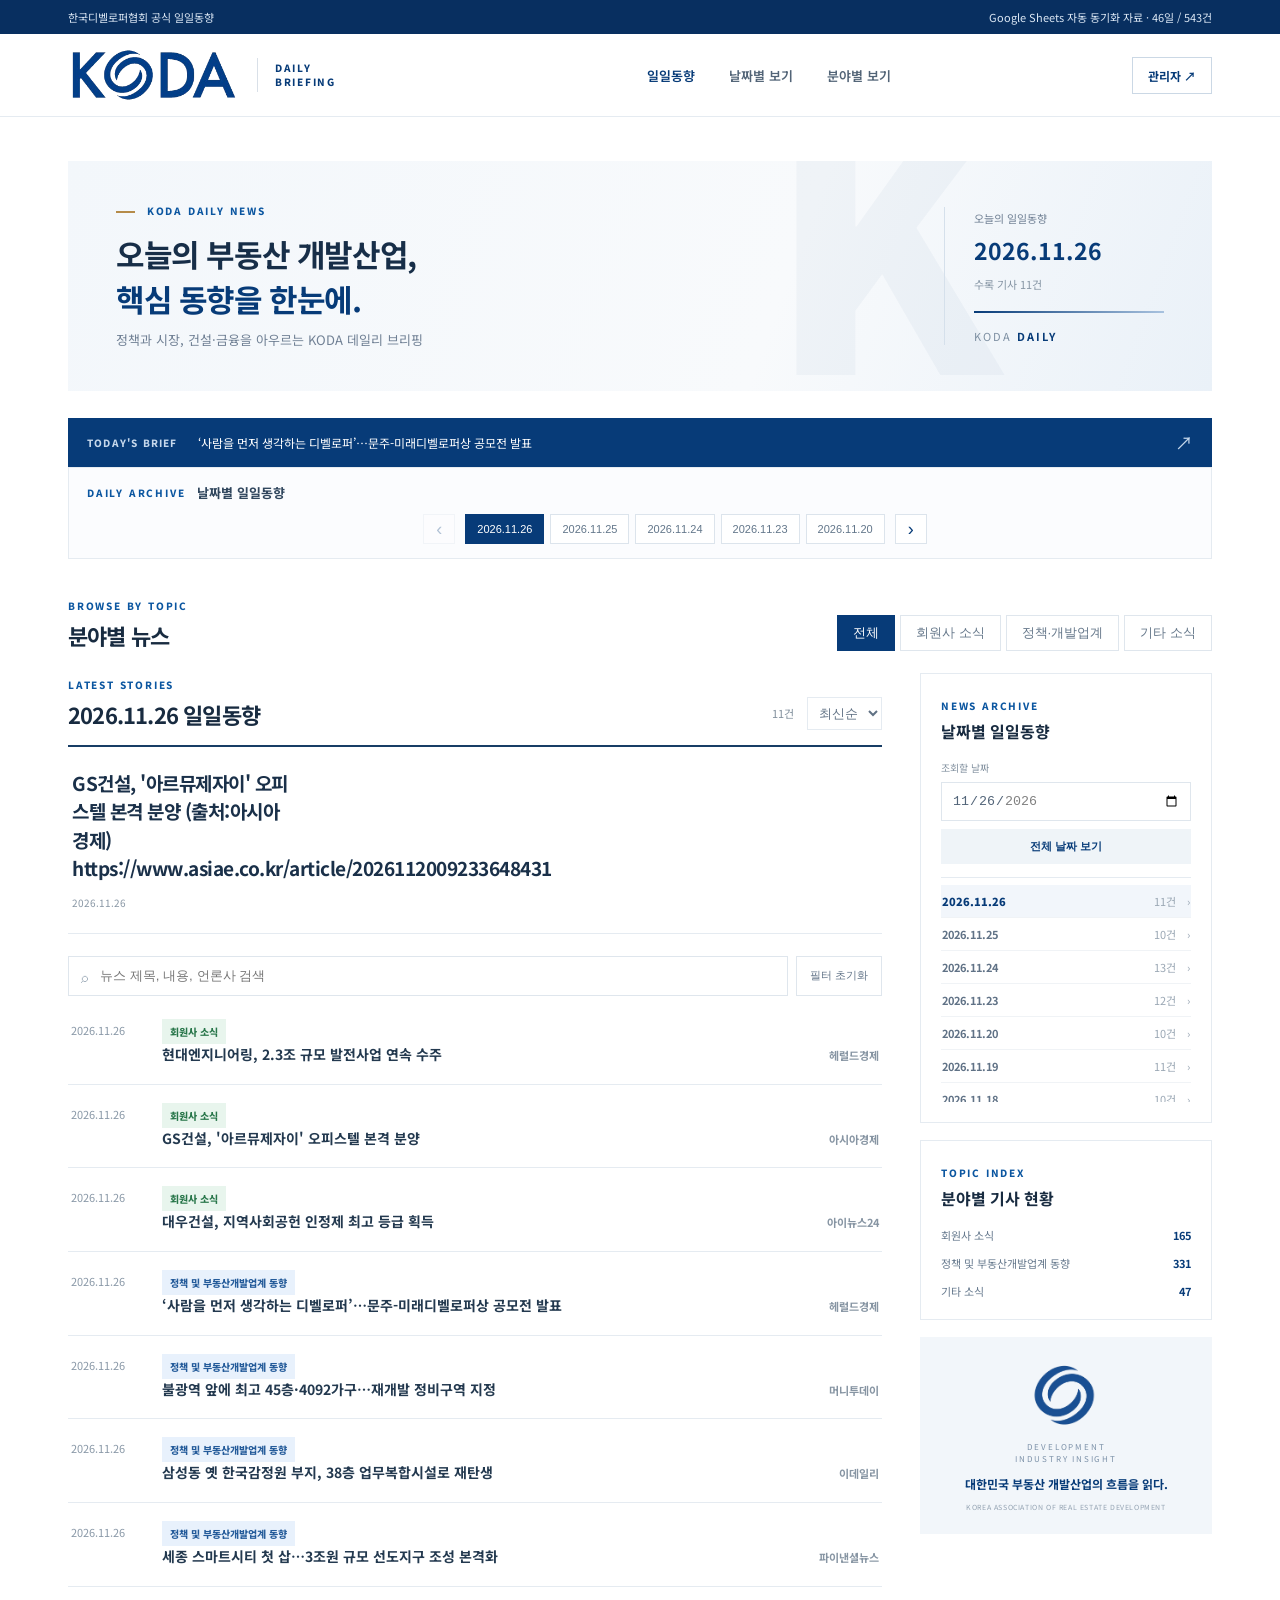
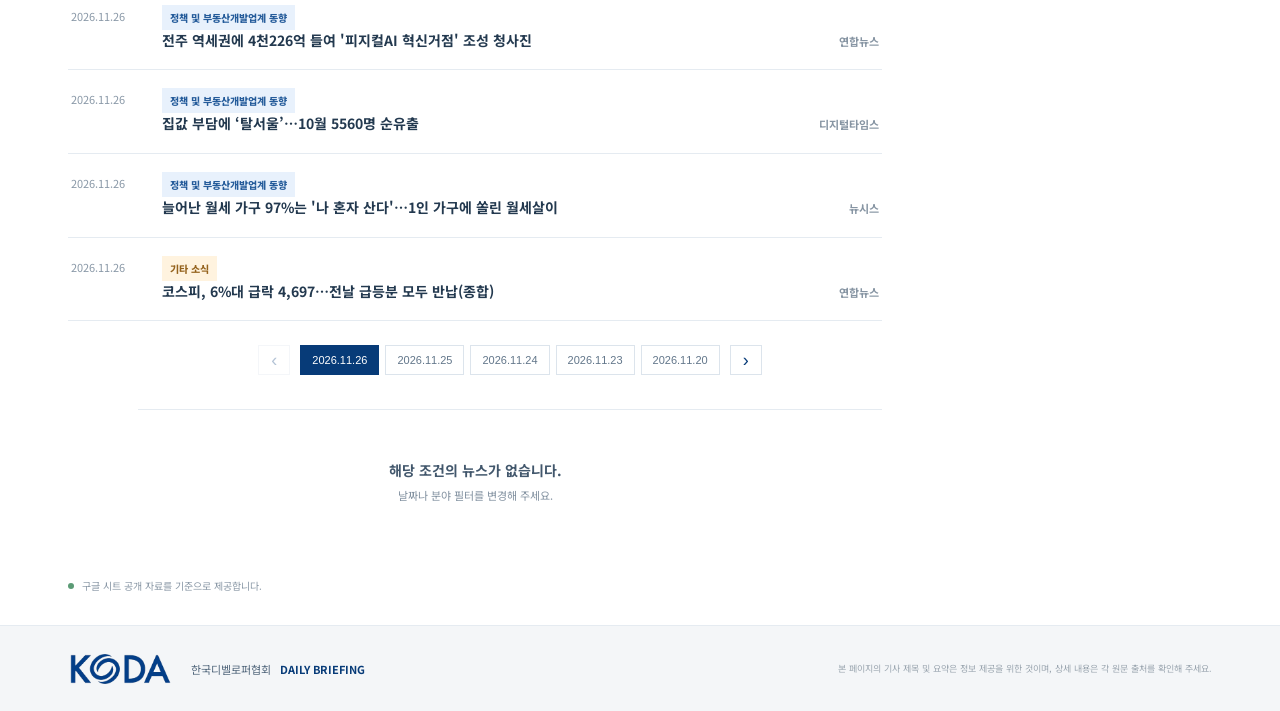
<file: index.html>
<!doctype html>
<html lang="ko"><head><meta charset="utf-8"><meta name="viewport" content="width=device-width,initial-scale=1"><meta name="theme-color" content="#073b78"><meta name="description" content="한국디벨로퍼협회 KODA 일일동향"><title>KODA 일일동향 | DAILY BRIEFING</title><link rel="preconnect" href="https://fonts.googleapis.com"><link rel="preconnect" href="https://fonts.gstatic.com" crossorigin><link href="https://fonts.googleapis.com/css2?family=Noto+Sans+KR:wght@400;500;600;700;800;900&display=swap" rel="stylesheet"><link rel="stylesheet" href="style.css"></head>
<body><div class="topline"><div class="shell"><span>한국디벨로퍼협회 공식 일일동향</span><span id="syncState">자료 연결 확인 중</span></div></div>
<header class="header"><div class="shell header-inner"><a class="brand" href="./"><img src="koda-logo.png" alt="KODA 한국디벨로퍼협회"><span class="brand-divider"></span><span class="brand-sub">DAILY<br>BRIEFING</span></a><nav><a class="nav-active" href="./">일일동향</a><a href="#archive">날짜별 보기</a><a href="#categories">분야별 보기</a></nav><a class="admin-link" href="admin.html">관리자 <span>↗</span></a></div></header>
<main class="shell"><section class="hero"><div class="hero-copy"><div class="eyebrow"><span></span> KODA DAILY NEWS</div><h1>오늘의 부동산 개발산업,<br><em>핵심 동향을 한눈에.</em></h1><p>정책과 시장, 건설·금융을 아우르는 KODA 데일리 브리핑</p></div><div class="hero-date"><span>오늘의 일일동향</span><strong id="todayLabel">—</strong><small id="todayCount">뉴스를 불러오고 있습니다</small><div class="date-line"></div><span class="hero-mark">KODA <b>DAILY</b></span></div></section>
<section class="ticker"><div class="ticker-label">TODAY'S BRIEF</div><div id="tickerText">오늘의 주요 동향을 불러오고 있습니다.</div><span class="ticker-arrow">↗</span></section><section class="date-navigation-wrap"><div class="date-navigation-heading"><span class="section-kicker">DAILY ARCHIVE</span><b>날짜별 일일동향</b></div><nav id="datePagerTop" class="date-pager date-pager-top" aria-label="상단 날짜별 페이지 이동"></nav></section>
<section class="section-bar" id="categories"><div><span class="section-kicker">BROWSE BY TOPIC</span><h2>분야별 뉴스</h2></div><div class="category-tabs" id="categoryTabs"><button class="selected" data-category="전체">전체</button><button data-category="회원사 소식">회원사 소식</button><button data-category="정책 및 부동산개발업계 동향">정책·개발업계</button><button data-category="기타 소식">기타 소식</button></div></section>
<section class="main-grid"><div class="primary"><div class="section-title"><div><span class="section-kicker">LATEST STORIES</span><h2 id="listTitle">최신 일일동향</h2></div><div class="result-tools"><span id="resultCount">0건</span><select id="sort"><option value="new">최신순</option><option value="old">과거순</option></select></div></div><div id="featured"></div><div class="search-row"><label class="searchbox"><span>⌕</span><input id="search" type="search" placeholder="뉴스 제목, 내용, 언론사 검색"></label><button id="resetFilters" class="reset-btn">필터 초기화</button></div><div id="newsList" class="story-list"></div><nav id="datePagerBottom" class="date-pager" aria-label="날짜별 페이지 이동"></nav><div id="empty" class="empty" hidden><b>해당 조건의 뉴스가 없습니다.</b><span>날짜나 분야 필터를 변경해 주세요.</span></div></div>
<aside class="sidebar"><section class="side-panel" id="archive"><div class="side-heading"><span class="section-kicker">NEWS ARCHIVE</span><h3>날짜별 일일동향</h3></div><label class="date-label" for="dateFilter">조회할 날짜</label><input id="dateFilter" type="date"><button id="clearDate" class="wide-light">전체 날짜 보기</button><div class="archive-list" id="archiveList"></div></section><section class="side-panel"><div class="side-heading"><span class="section-kicker">TOPIC INDEX</span><h3>분야별 기사 현황</h3></div><div id="categoryStats" class="topic-list"></div></section><section class="side-brand"><img src="koda-symbol.png" alt=""><span>DEVELOPMENT<br>INDUSTRY INSIGHT</span><b>대한민국 부동산 개발산업의 흐름을 읽다.</b><small>KOREA ASSOCIATION OF REAL ESTATE DEVELOPMENT</small></section></aside></section>
<div class="source-note"><span class="source-dot"></span><span id="sourceNote">협회 일일동향 자료를 기준으로 제공합니다.</span></div></main><footer><div class="shell footer-inner"><img src="koda-logo.png" alt="KODA"><span>한국디벨로퍼협회 <b>DAILY BRIEFING</b></span><small>본 페이지의 기사 제목 및 요약은 정보 제공을 위한 것이며, 상세 내용은 각 원문 출처를 확인해 주세요.</small></div></footer><script src="app.js"></script></body></html>
</file>
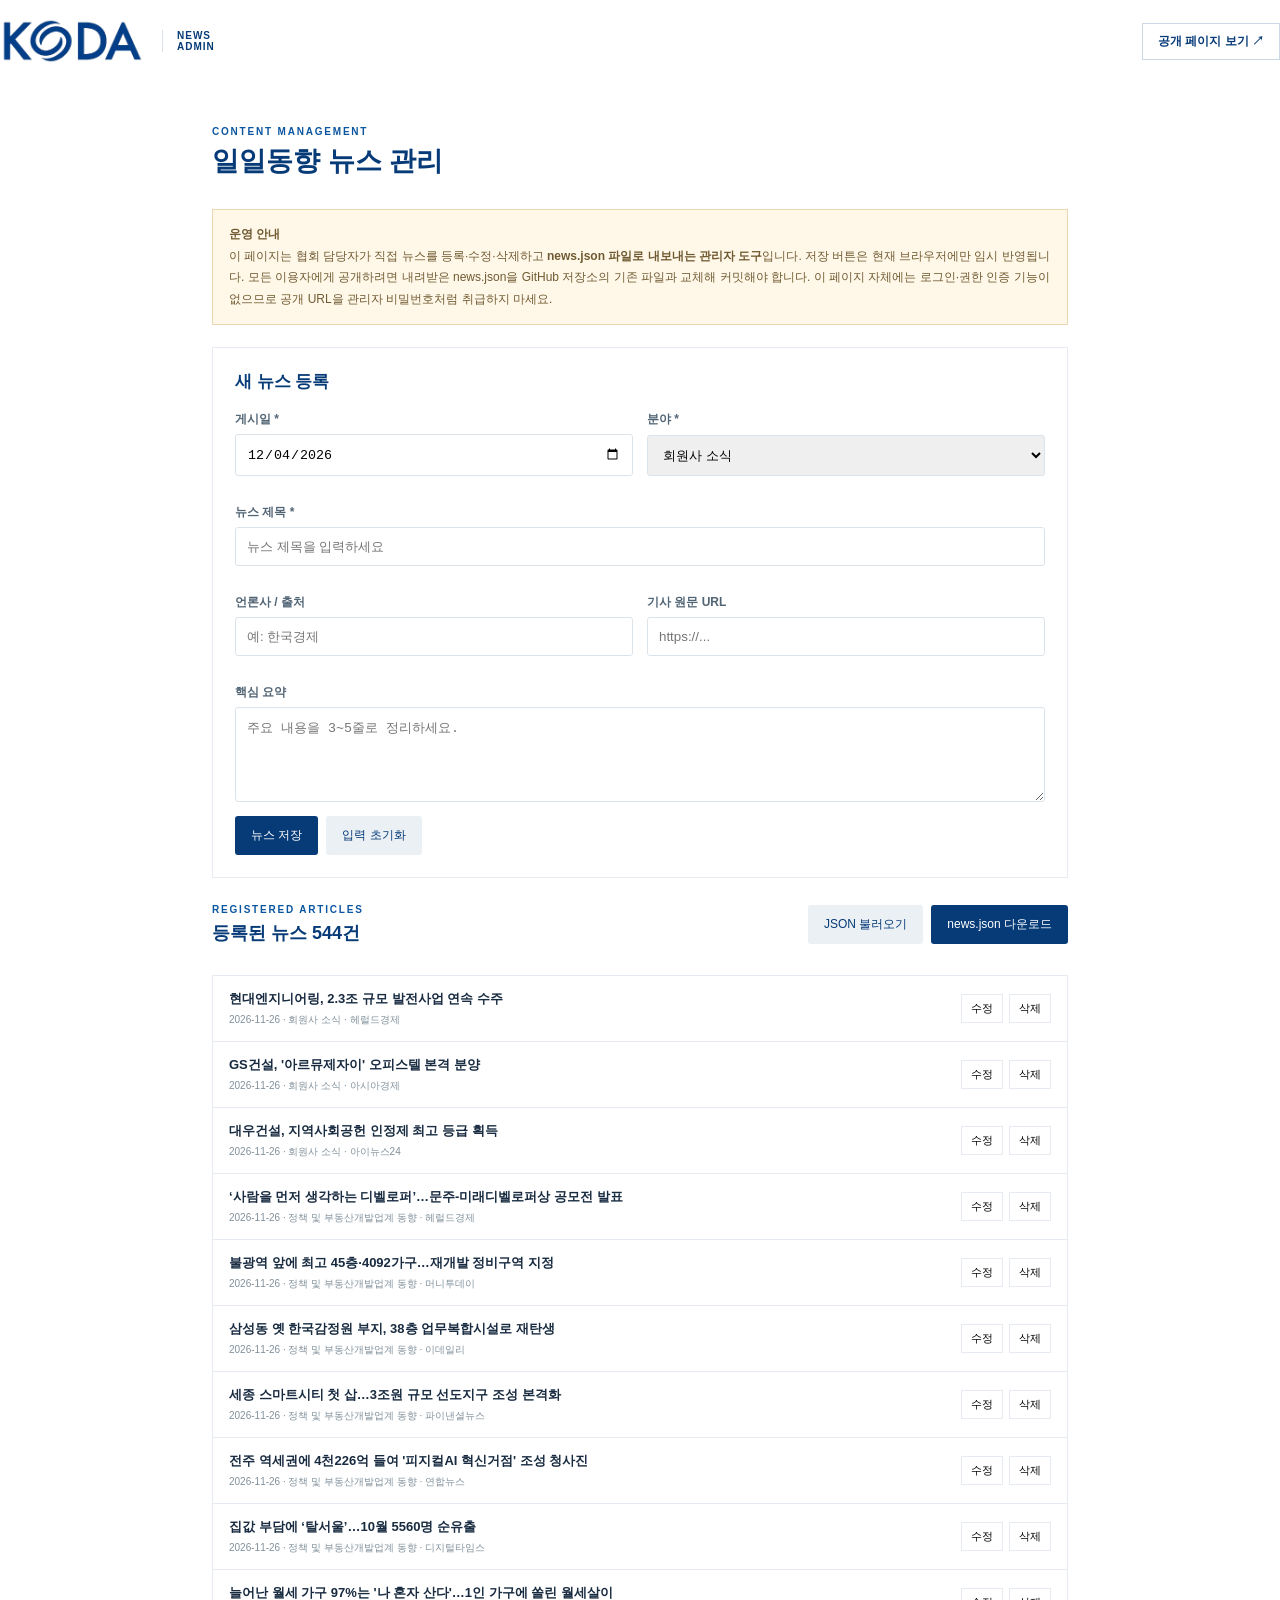
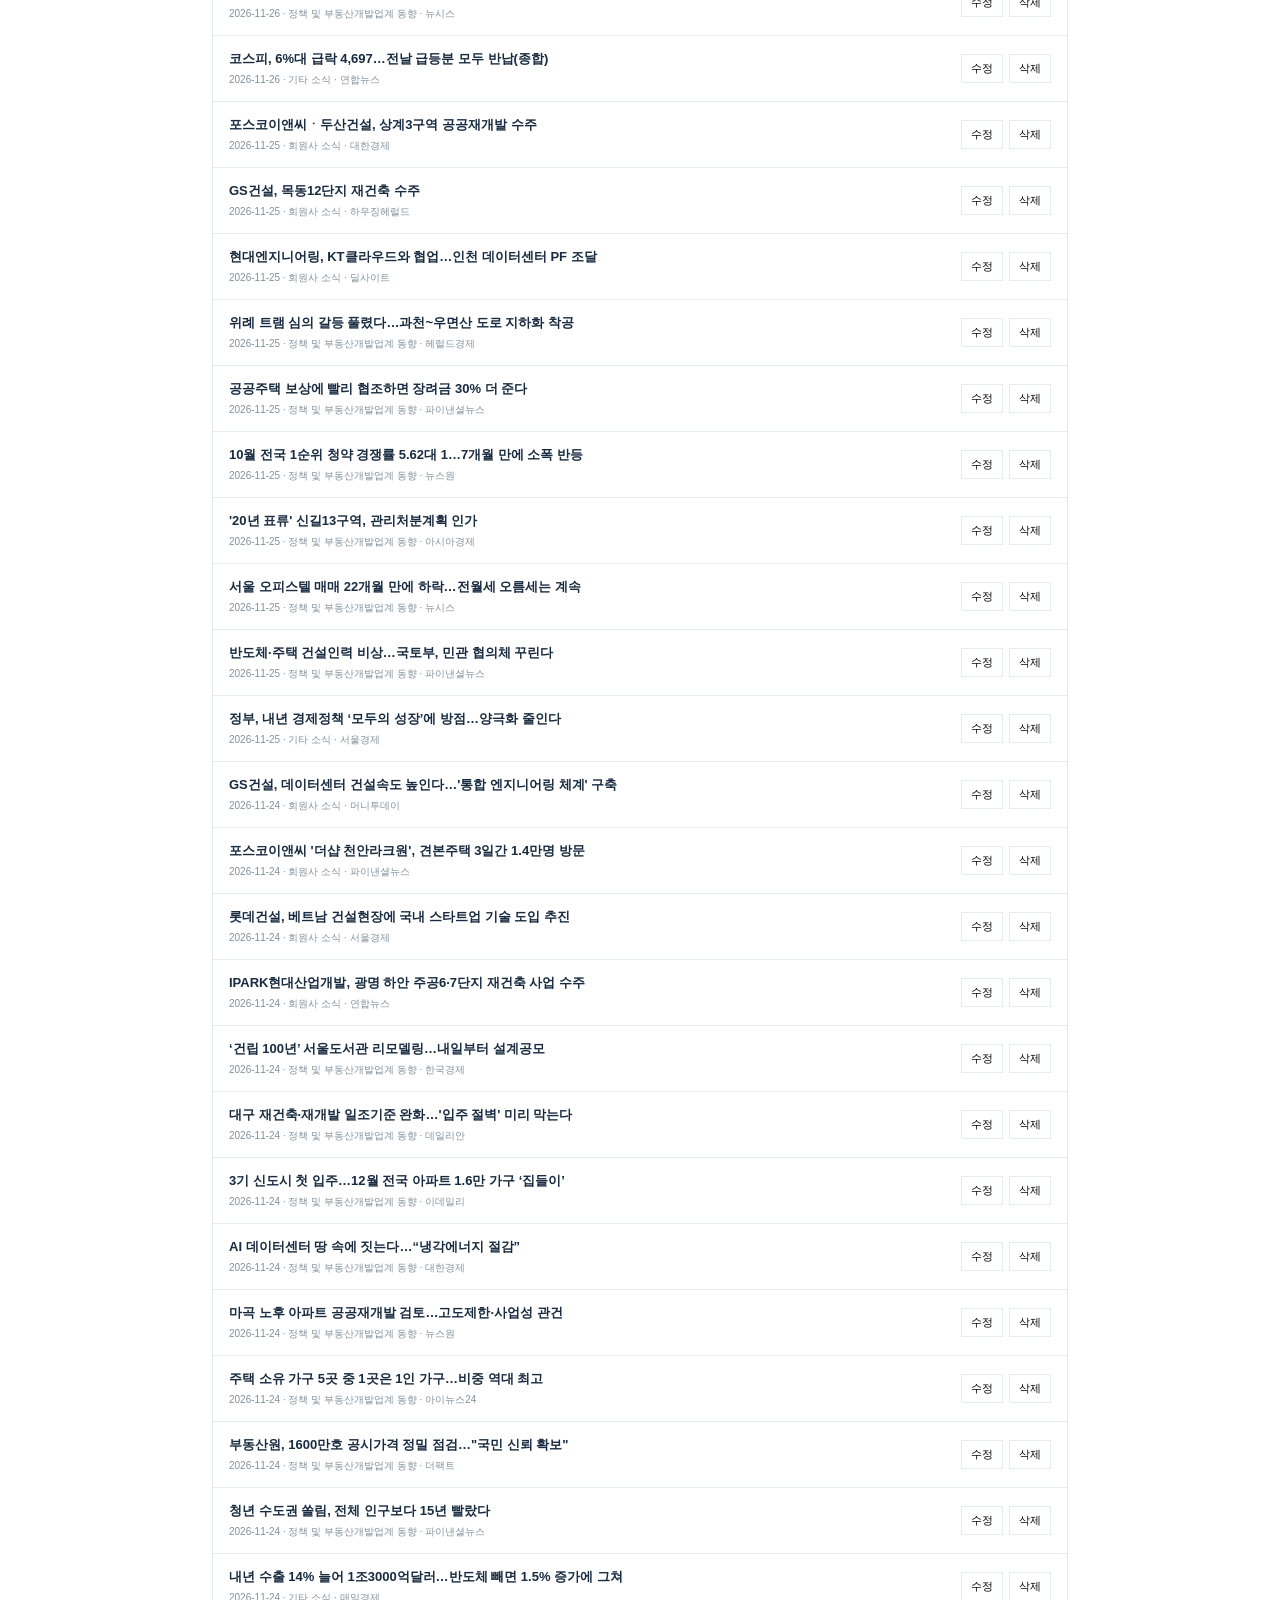
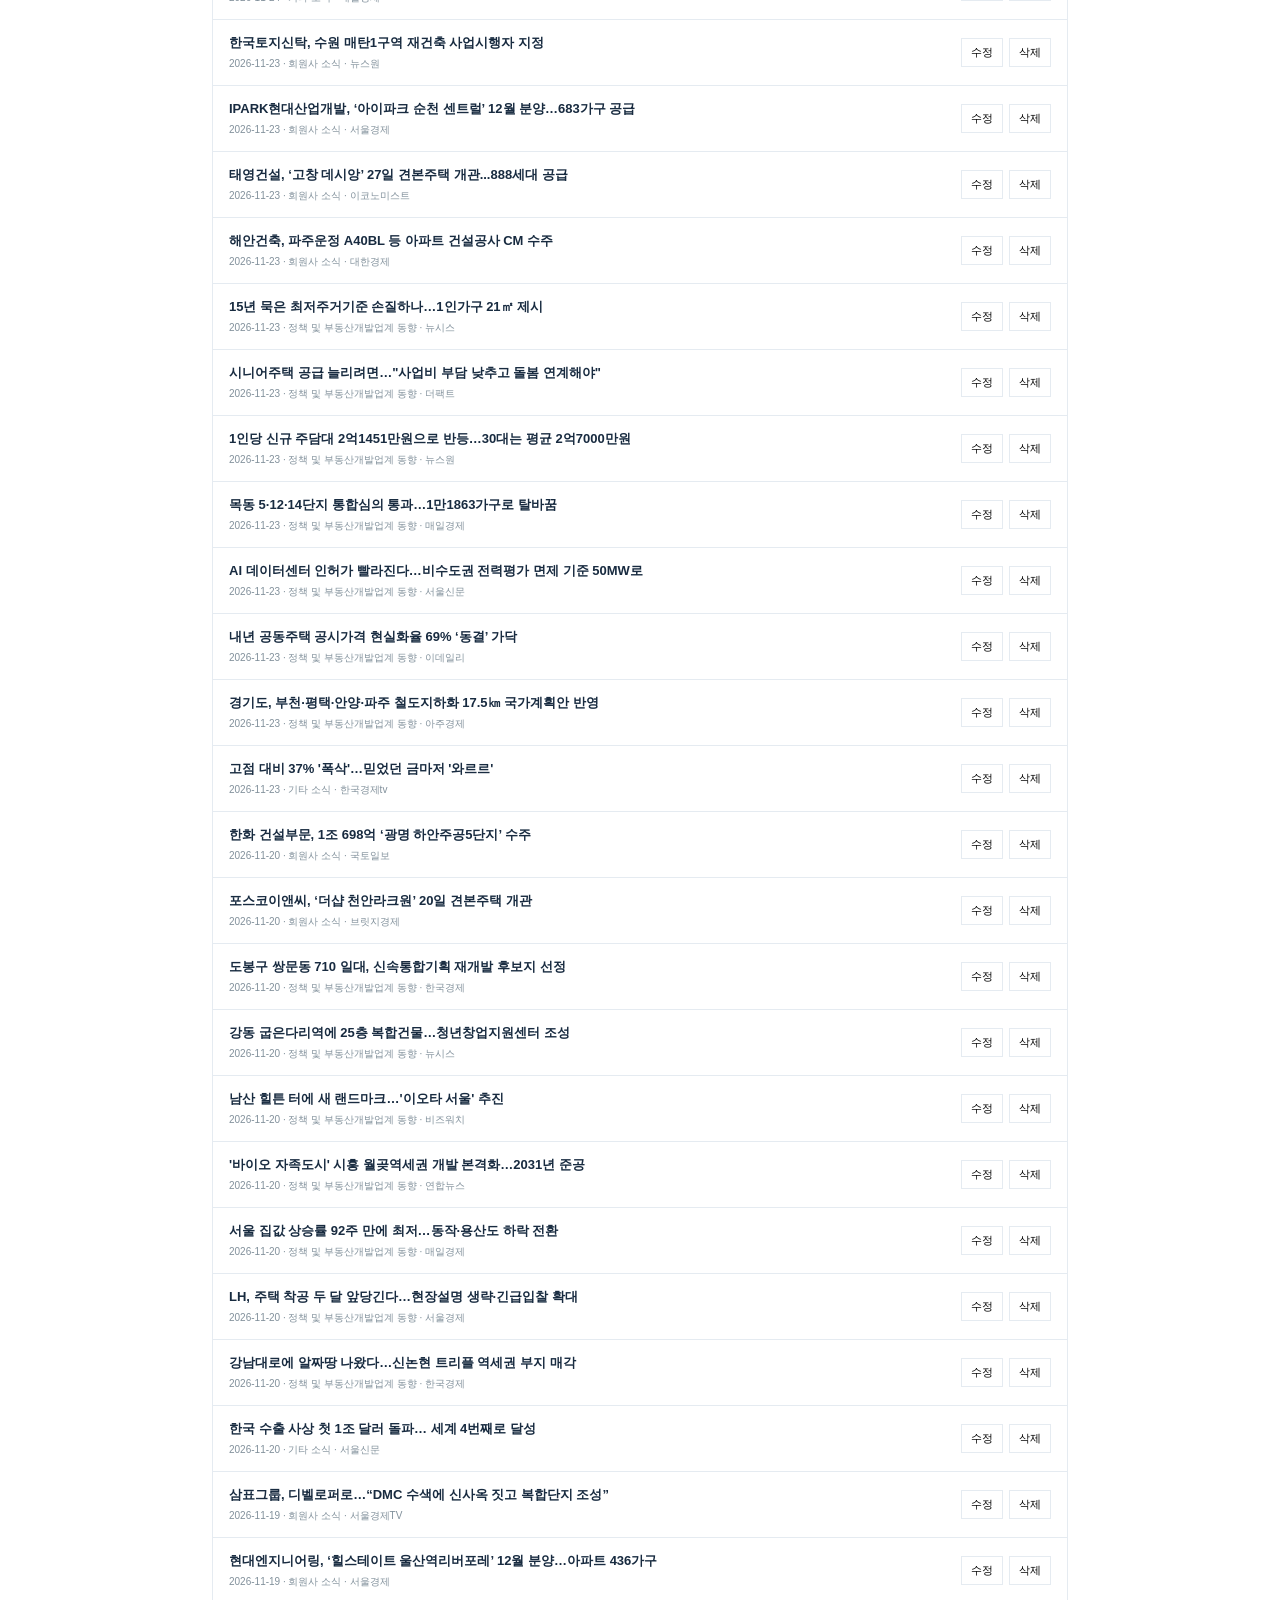
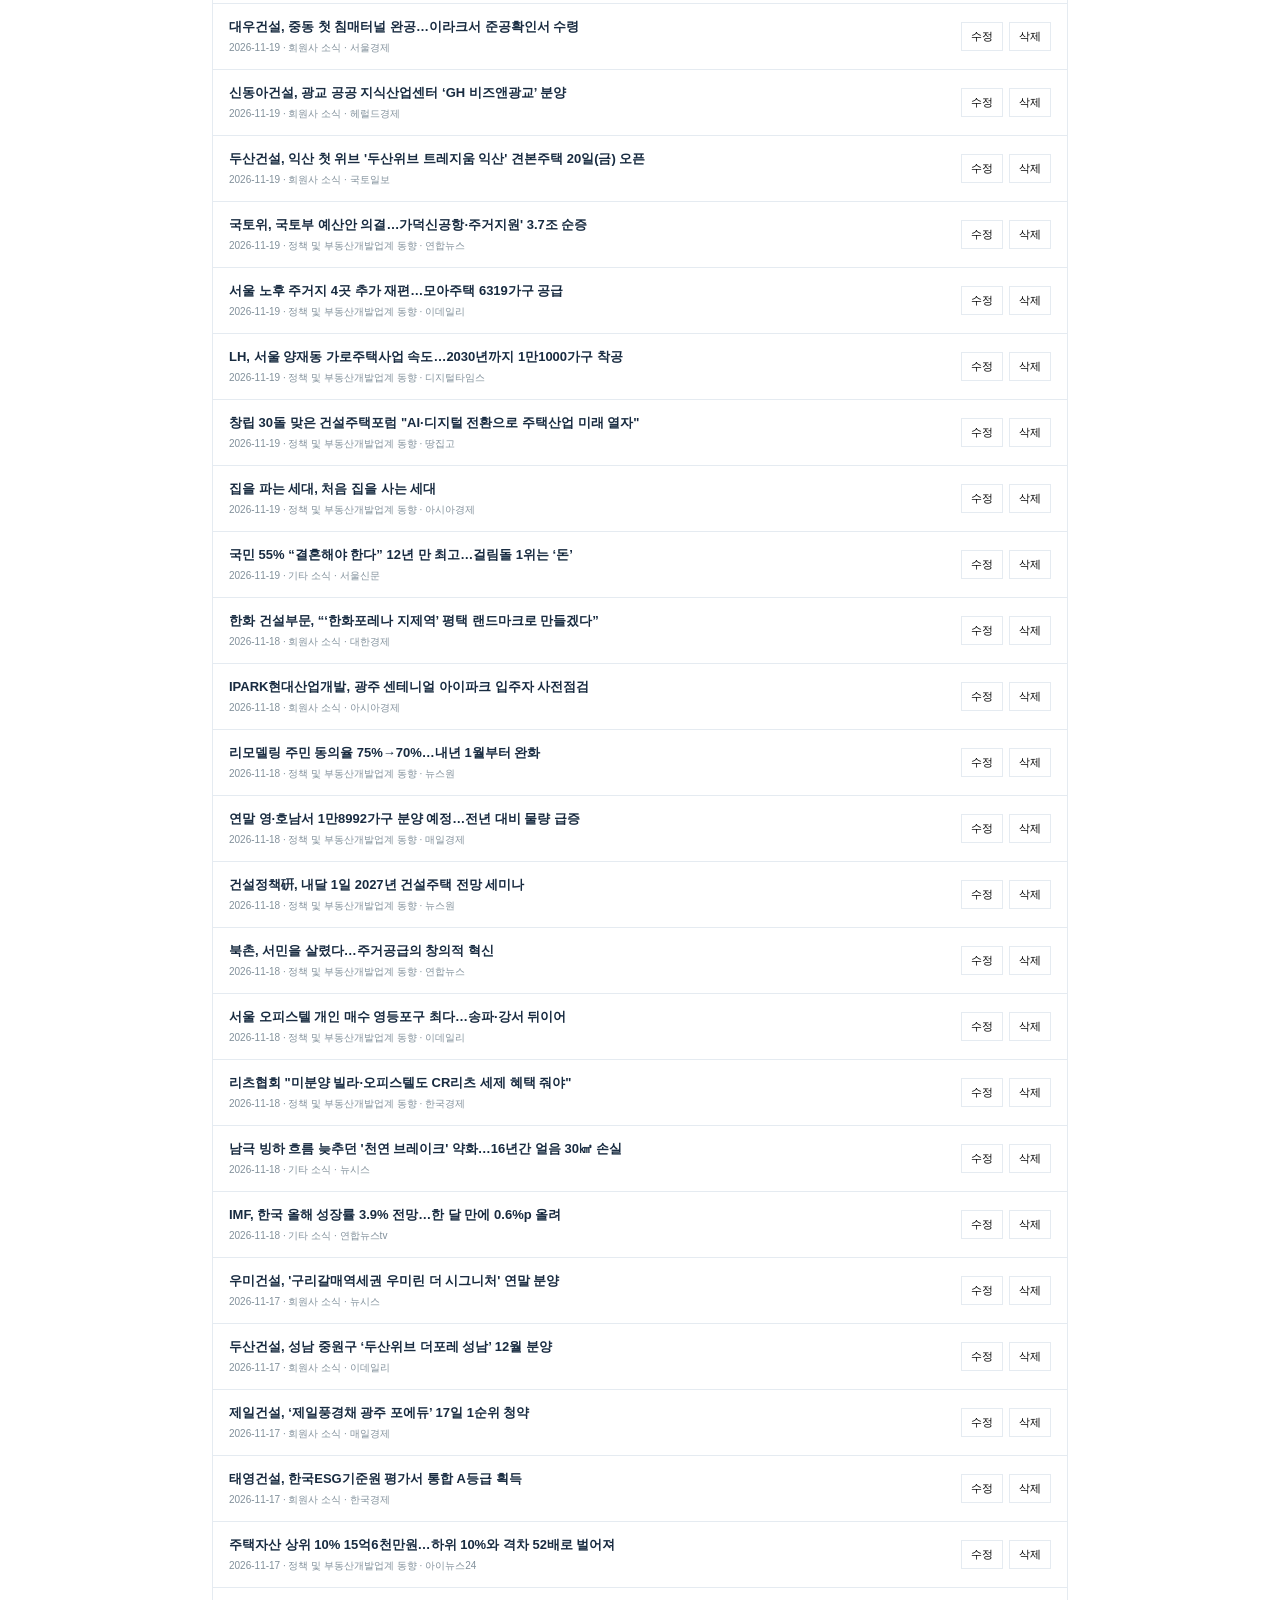
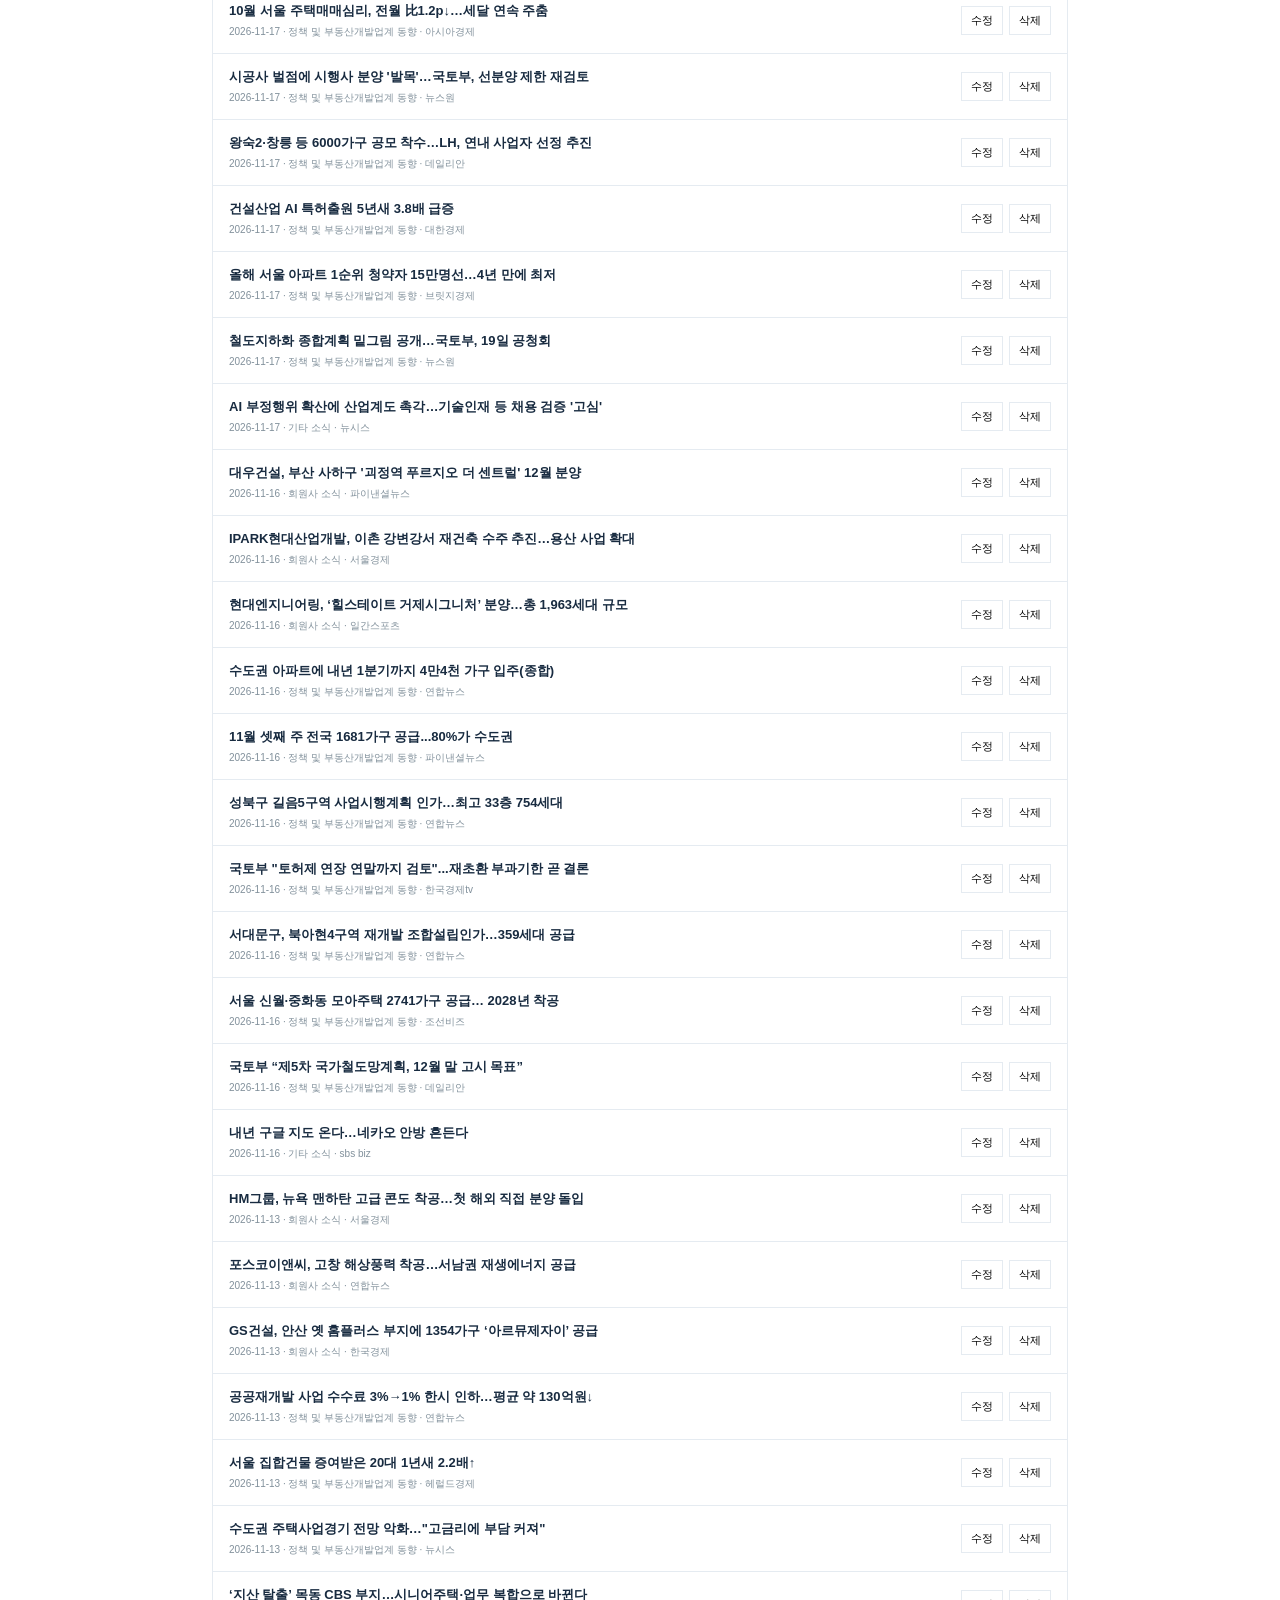
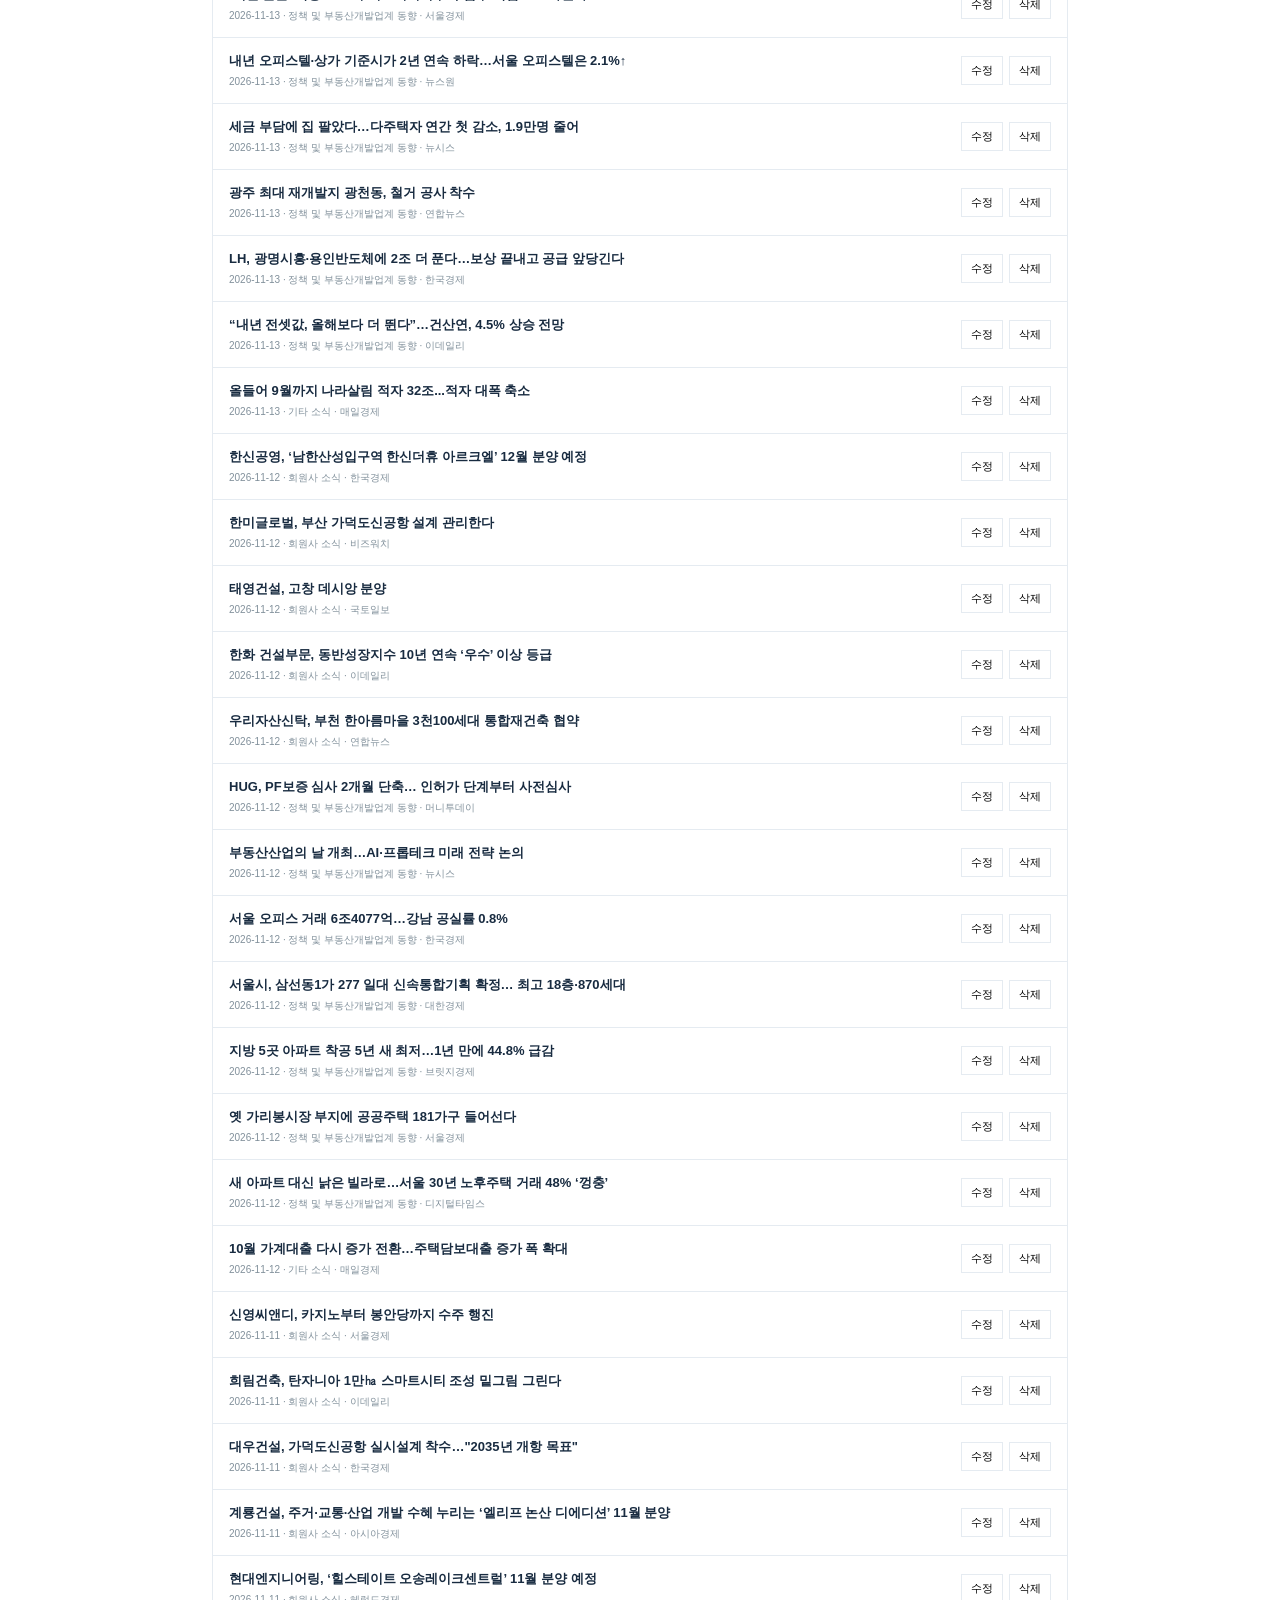
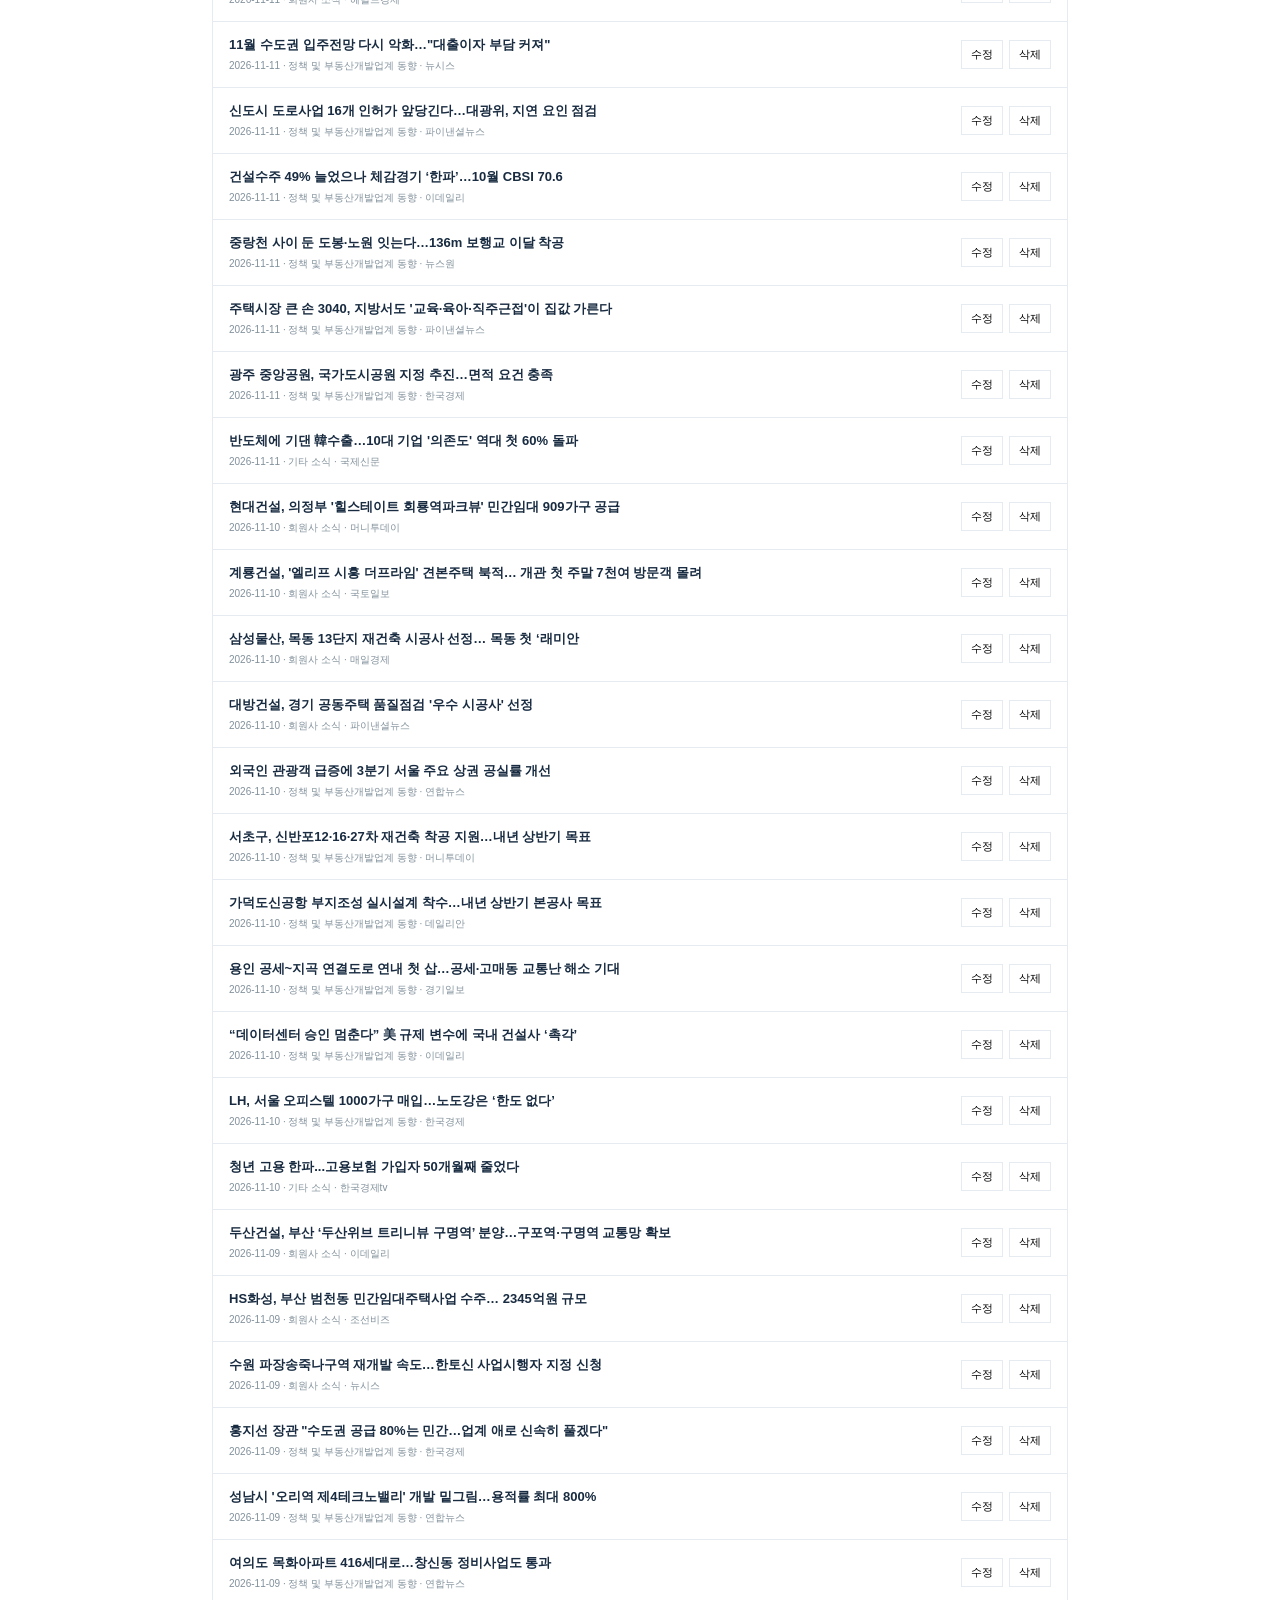
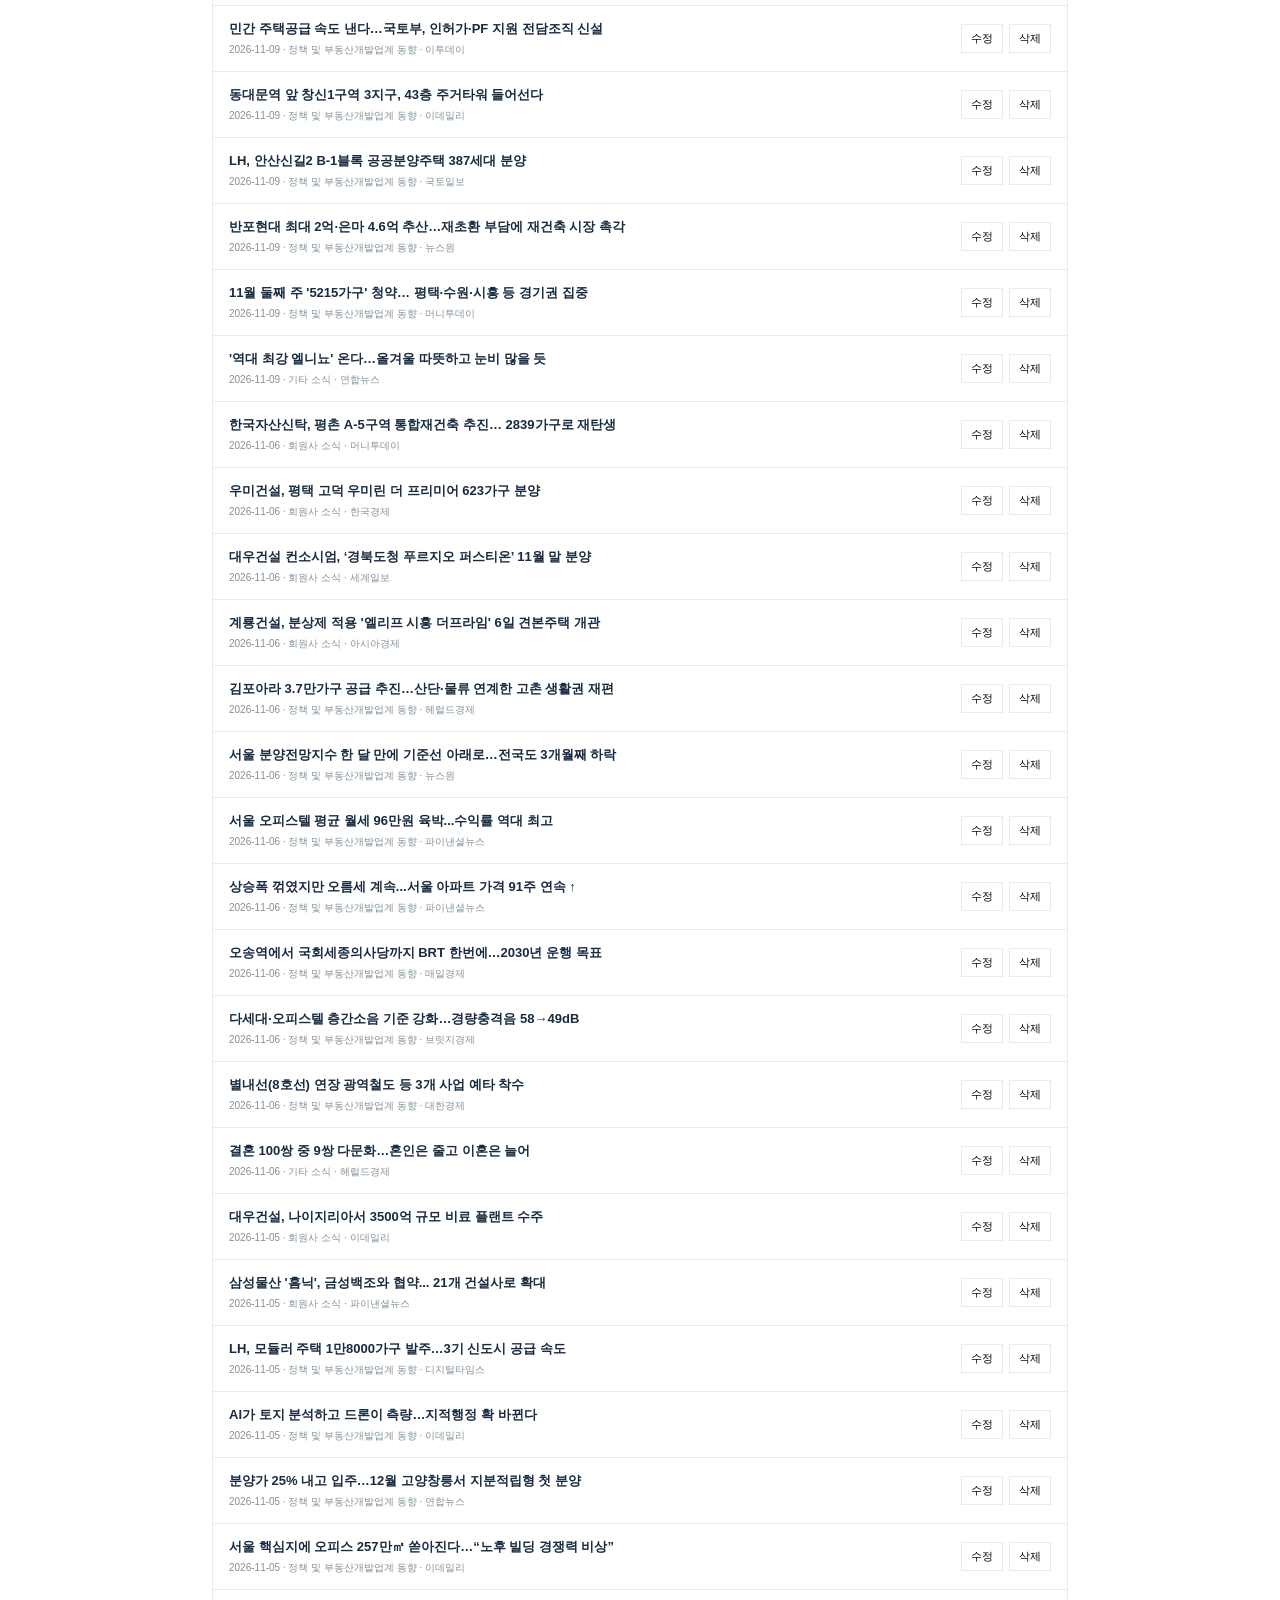
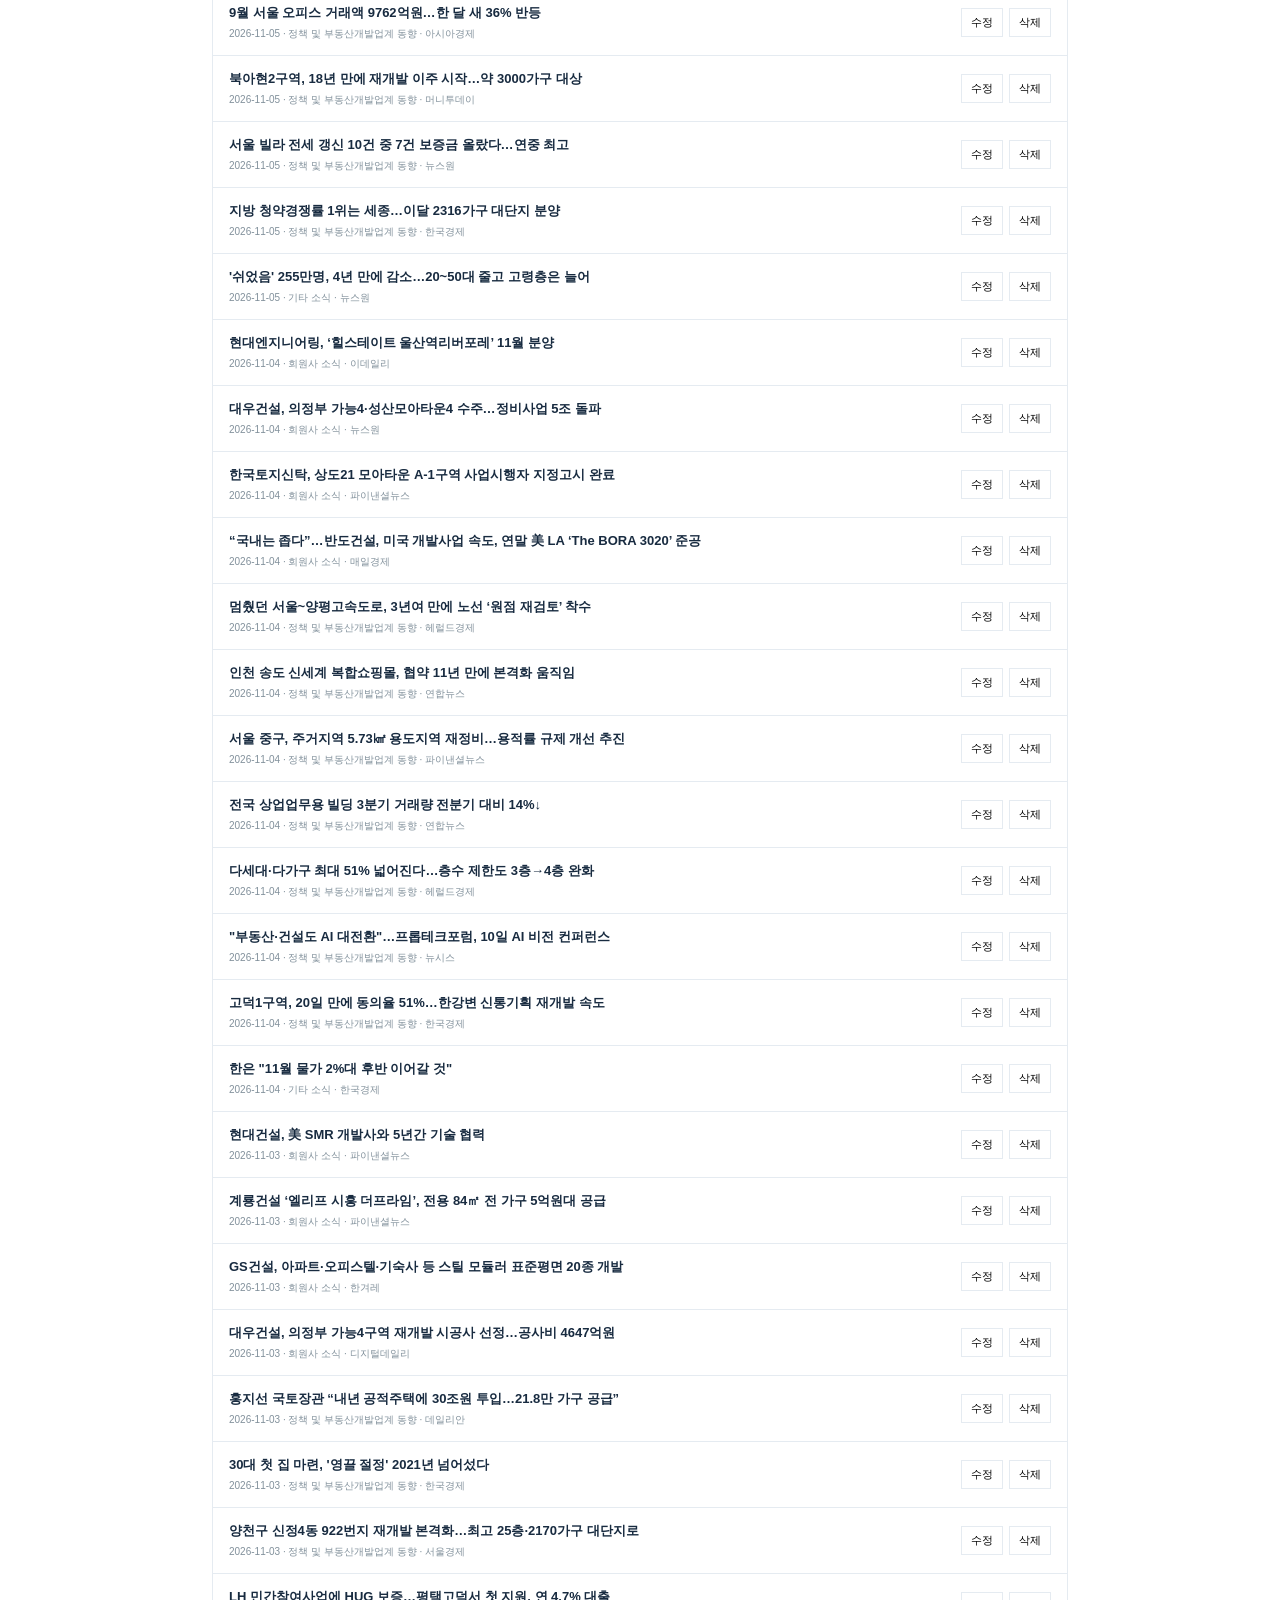
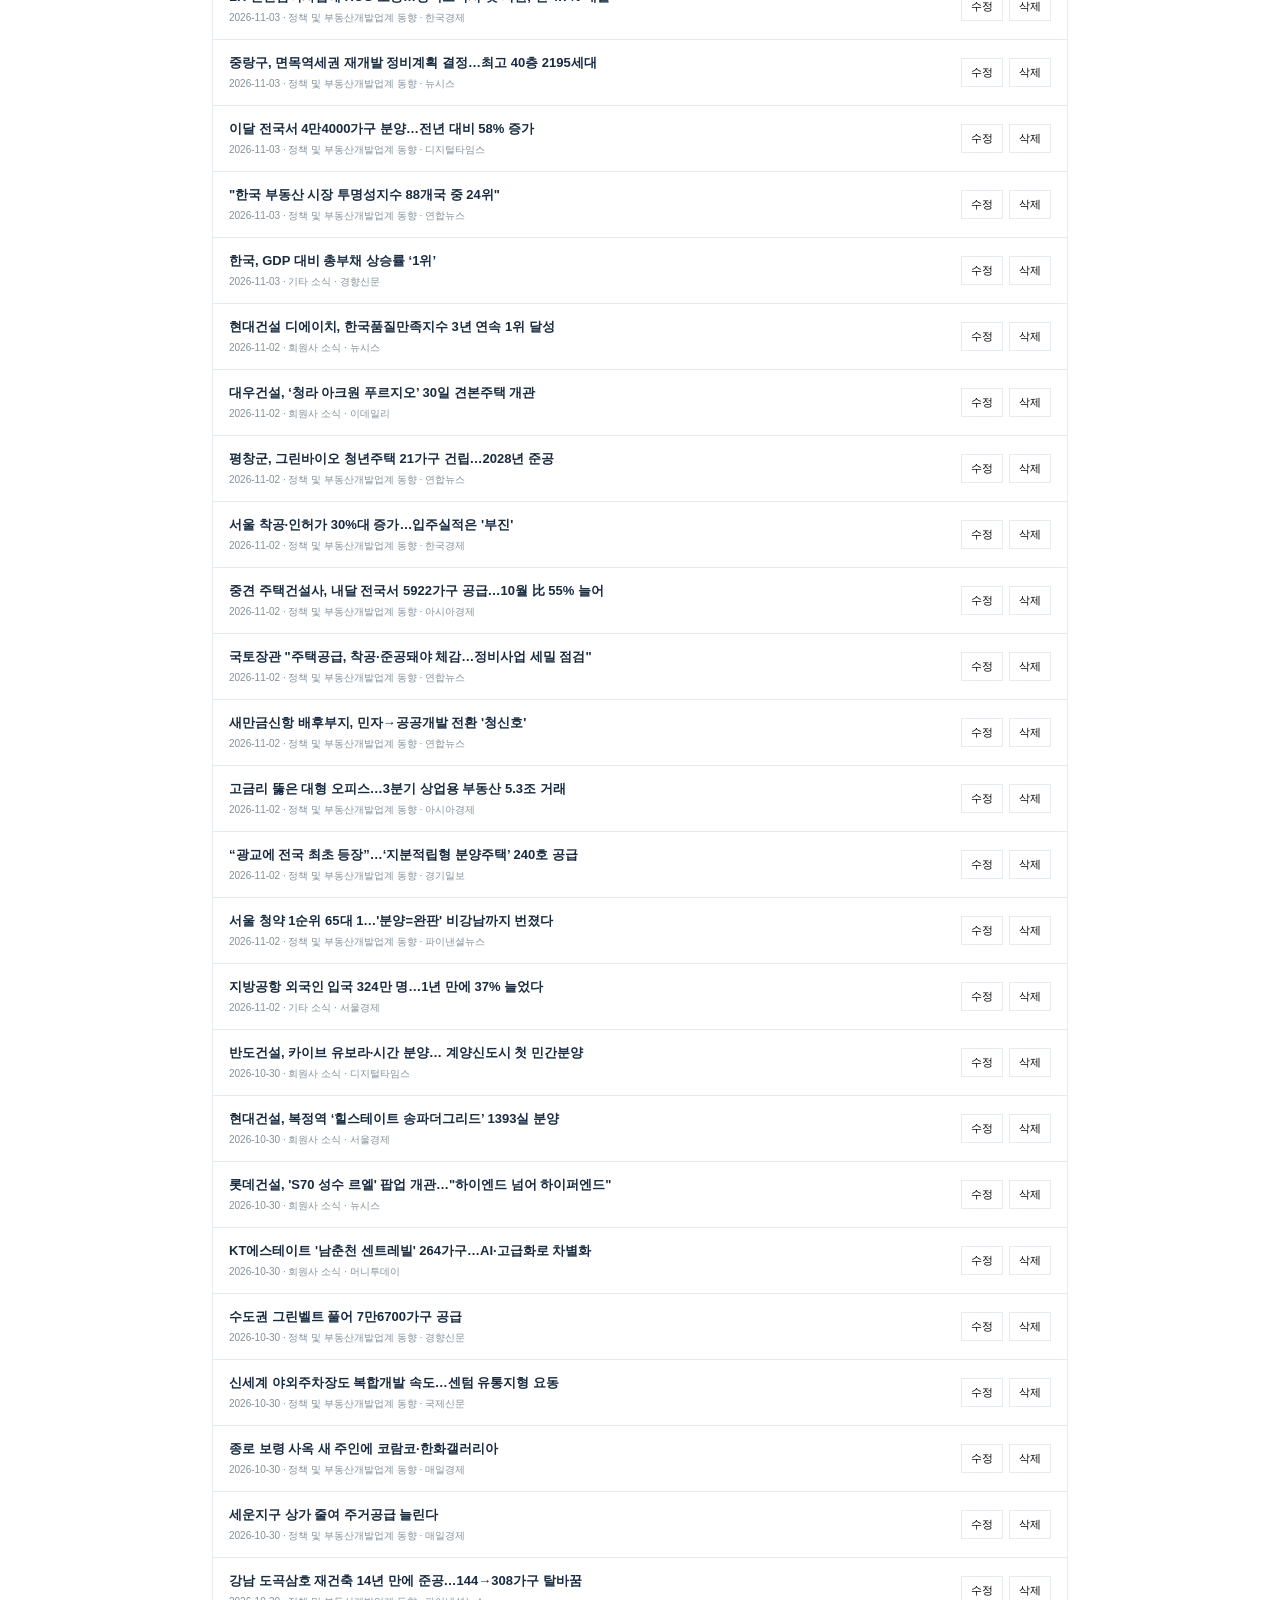
<file: admin.html>
<!doctype html><html lang="ko"><head><meta charset="utf-8"><meta name="viewport" content="width=device-width,initial-scale=1"><title>뉴스 관리자 | KODA</title><link rel="stylesheet" href="style.css"><style>
.admin-wrap{max-width:900px;margin:40px auto;padding:0 22px 70px}.admin-top{display:flex;justify-content:space-between;align-items:center;margin-bottom:25px}.admin-top h1{font-size:27px;color:var(--navy);margin:5px 0}.notice{background:#fff8e9;border:1px solid #ead8b5;padding:14px 16px;font-size:12px;line-height:1.8;color:#705a31;margin-bottom:22px}.form-card{border:1px solid var(--line);padding:22px;margin-bottom:22px}.form-grid{display:grid;grid-template-columns:1fr 1fr;gap:14px}.field{display:grid;gap:6px;margin-bottom:14px}.field.full{grid-column:1/-1}.field label{font-size:12px;font-weight:700;color:#526575}.field input,.field select,.field textarea{width:100%;padding:11px;border:1px solid #dce4ea;font:13px inherit;border-radius:3px}.field textarea{min-height:95px;resize:vertical}.actions{display:flex;gap:8px;flex-wrap:wrap}.btn{padding:11px 16px;border:0;background:var(--navy);color:#fff;font-size:12px;cursor:pointer;border-radius:3px}.btn.secondary{background:#eaf0f4;color:var(--navy)}.admin-list{border:1px solid var(--line)}.admin-row{padding:14px 16px;border-bottom:1px solid var(--line);display:flex;justify-content:space-between;gap:15px;align-items:center}.admin-row:last-child{border:0}.admin-row b{font-size:13px}.admin-row small{display:block;color:#81909b;font-size:10px;margin-top:5px}.row-actions{display:flex;gap:6px}.row-actions button{border:1px solid var(--line);background:white;padding:6px 9px;font-size:11px;cursor:pointer}.admin-foot{font-size:11px;color:#788895;line-height:1.8;margin-top:17px}@media(max-width:600px){.form-grid{grid-template-columns:1fr}.field.full{grid-column:auto}.admin-row{align-items:flex-start}.admin-top{align-items:flex-start}}
</style></head><body><header class="site-header"><div class="header-inner"><a class="brand" href="index.html"><img src="koda-logo.png" alt="KODA" style="width:145px;height:auto"><span style="border-left:1px solid #d9e0e8;padding-left:14px;color:#073b78;font-size:10px;font-weight:800;letter-spacing:1px">NEWS<br>ADMIN</span></a><a class="admin-link" href="index.html">공개 페이지 보기 ↗</a></div></header><main class="admin-wrap"><div class="admin-top"><div><span class="section-kicker">CONTENT MANAGEMENT</span><h1>일일동향 뉴스 관리</h1></div></div><div class="notice"><b>운영 안내</b><br>이 페이지는 협회 담당자가 직접 뉴스를 등록·수정·삭제하고 <b>news.json 파일로 내보내는 관리자 도구</b>입니다. 저장 버튼은 현재 브라우저에만 임시 반영됩니다. 모든 이용자에게 공개하려면 내려받은 news.json을 GitHub 저장소의 기존 파일과 교체해 커밋해야 합니다. 이 페이지 자체에는 로그인·권한 인증 기능이 없으므로 공개 URL을 관리자 비밀번호처럼 취급하지 마세요.</div>
<section class="form-card"><h2 id="formTitle" style="font-size:17px;color:var(--navy);margin:0 0 18px">새 뉴스 등록</h2><form id="newsForm"><input type="hidden" id="editId"><div class="form-grid"><div class="field"><label for="date">게시일 *</label><input id="date" type="date" required></div><div class="field"><label for="category">분야 *</label><select id="category"><option>회원사 소식</option><option>정책 및 부동산개발업계 동향</option><option>기타 소식</option></select></div><div class="field full"><label for="title">뉴스 제목 *</label><input id="title" required placeholder="뉴스 제목을 입력하세요"></div><div class="field"><label for="source">언론사 / 출처</label><input id="source" placeholder="예: 한국경제"></div><div class="field"><label for="url">기사 원문 URL</label><input id="url" type="url" placeholder="https://..."></div><div class="field full"><label for="summary">핵심 요약</label><textarea id="summary" placeholder="주요 내용을 3~5줄로 정리하세요."></textarea></div></div><div class="actions"><button class="btn" type="submit">뉴스 저장</button><button class="btn secondary" type="button" id="reset">입력 초기화</button></div></form></section>
<div class="admin-top"><div><span class="section-kicker">REGISTERED ARTICLES</span><h2 style="font-size:18px;color:var(--navy);margin:5px 0">등록된 뉴스 <span id="total">0</span>건</h2></div><div class="actions"><button class="btn secondary" id="importBtn">JSON 불러오기</button><input type="file" id="importFile" accept="application/json" hidden><button class="btn" id="exportBtn">news.json 다운로드</button></div></div><div id="adminList" class="admin-list"></div><p class="admin-foot">※ 뉴스 등록 시 기사 제목·요약·출처·원문 링크를 중심으로 작성해 주세요. 언론사 기사 전문이나 이미지를 무단 복제하지 않는 것을 권장합니다.</p></main><script>
let articles=[],reports=[];const $=s=>document.querySelector(s);const today=new Date().toISOString().slice(0,10);$('#date').value=today;function esc(s=''){return String(s).replace(/[&<>"']/g,c=>({'&':'&amp;','<':'&lt;','>':'&gt;','"':'&quot;',"'":'&#39;'}[c]));}function reset(){ $('#newsForm').reset();$('#date').value=today;$('#editId').value='';$('#formTitle').textContent='새 뉴스 등록';}function draw(){ $('#total').textContent=articles.length;$('#adminList').innerHTML=articles.slice().sort((a,b)=>b.date.localeCompare(a.date)).map(n=>`<div class="admin-row"><div><b>${esc(n.title)}</b><small>${esc(n.date)} · ${esc(n.category)} · ${esc(n.source||'출처 미입력')}</small></div><div class="row-actions"><button data-edit="${esc(n.id)}">수정</button><button data-del="${esc(n.id)}">삭제</button></div></div>`).join('')||'<div class="empty">등록된 뉴스가 없습니다.</div>';}
$('#newsForm').addEventListener('submit',e=>{e.preventDefault();const item={id:$('#editId').value||('news-'+Date.now()),date:$('#date').value,category:$('#category').value,title:$('#title').value.trim(),summary:$('#summary').value.trim(),source:$('#source').value.trim(),url:$('#url').value.trim()};const i=articles.findIndex(x=>x.id===item.id);if(i>=0)articles[i]=item;else articles.push(item);reset();draw();});$('#reset').onclick=reset;$('#adminList').addEventListener('click',e=>{const id=e.target.dataset.edit||e.target.dataset.del;if(!id)return;const n=articles.find(x=>x.id===id);if(e.target.dataset.del){if(confirm('이 뉴스를 삭제할까요?')){articles=articles.filter(x=>x.id!==id);draw();}}else if(n){$('#editId').value=n.id;$('#date').value=n.date;$('#category').value=n.category;$('#title').value=n.title;$('#summary').value=n.summary||'';$('#source').value=n.source||'';$('#url').value=n.url||'';$('#formTitle').textContent='뉴스 수정';window.scrollTo({top:0,behavior:'smooth'});}});
$('#exportBtn').onclick=()=>{const data={updatedAt:new Date().toLocaleString('ko-KR'),reports,articles};const blob=new Blob([JSON.stringify(data,null,2)],{type:'application/json'});const a=document.createElement('a');a.href=URL.createObjectURL(blob);a.download='news.json';a.click();URL.revokeObjectURL(a.href);};$('#importBtn').onclick=()=>$('#importFile').click();$('#importFile').onchange=async e=>{const f=e.target.files[0];if(!f)return;try{const j=JSON.parse(await f.text());if(!Array.isArray(j.articles))throw Error();articles=j.articles;reports=Array.isArray(j.reports)?j.reports:[];draw();alert('뉴스 데이터를 불러왔습니다.');}catch{alert('올바른 news.json 파일이 아닙니다.');}e.target.value='';};
fetch('news.json').then(r=>r.json()).then(j=>{articles=Array.isArray(j.articles)?j.articles:[];reports=Array.isArray(j.reports)?j.reports:[];draw();}).catch(draw);
</script></body></html>
</file>
<file: style.css>
*{box-sizing:border-box} :root{--navy:#073b78;--blue:#0b56a0;--ink:#182b40;--muted:#78899a;--line:#e5ebf1;--pale:#f4f7fa;--gold:#b58b49}body{margin:0;background:#fff;color:var(--ink);font-family:'Noto Sans KR',sans-serif;font-size:14px}.shell{max-width:1200px;margin:auto;padding:0 28px}.topline{background:#082f60;color:#dbe7f4;font-size:11px}.topline .shell{height:34px;display:flex;align-items:center;justify-content:space-between}.header{border-bottom:1px solid var(--line);background:#fff}.header-inner{height:82px;display:flex;align-items:center;justify-content:space-between}.brand{display:flex;align-items:center;text-decoration:none;gap:17px}.brand img{width:172px;height:auto;display:block}.brand-divider{height:34px;border-left:1px solid #d9e0e8}.brand-sub{font-size:10px;line-height:1.4;letter-spacing:1.7px;color:var(--navy);font-weight:800}nav{display:flex;gap:34px;margin-left:70px}nav a{color:#526477;text-decoration:none;font-size:13px;font-weight:600}nav a:hover,nav .nav-active{color:var(--navy)}.admin-link{color:var(--navy);border:1px solid #cbd8e5;padding:9px 15px;text-decoration:none;font-size:12px;font-weight:700}.hero{margin:44px 0 27px;padding:42px 48px;background:linear-gradient(110deg,#f3f7fb 0%,#f8fafc 62%,#eaf1f8 100%);display:flex;justify-content:space-between;align-items:center;min-height:225px;position:relative;overflow:hidden}.hero:after{content:'K';position:absolute;right:210px;top:-95px;font-size:330px;line-height:1;color:rgba(7,59,120,.035);font-weight:900}.hero-copy,.hero-date{position:relative;z-index:1}.eyebrow,.section-kicker{font-size:10px;letter-spacing:1.8px;color:var(--blue);font-weight:800}.eyebrow span{display:inline-block;width:19px;height:2px;background:var(--gold);vertical-align:middle;margin-right:7px}.hero h1{font-size:31px;line-height:1.45;letter-spacing:-1.4px;margin:14px 0 8px;color:#172e48}.hero h1 em{font-style:normal;color:var(--navy)}.hero-copy p{margin:0;color:#718195;font-size:13px}.hero-date{width:220px;border-left:1px solid #d5e0eb;padding-left:29px}.hero-date>span:first-child{font-size:11px;color:#718195}.hero-date strong{display:block;font-size:23px;color:var(--navy);margin:6px 0}.hero-date small{font-size:11px;color:#8796a5}.date-line{height:2px;background:linear-gradient(90deg,var(--navy),#a8c2df);margin:18px 0 12px}.hero-mark{font-size:11px;letter-spacing:2px;color:#7d8fa2}.hero-mark b{color:var(--navy)}.ticker{height:49px;background:var(--navy);color:white;display:flex;align-items:center;padding:0 19px;gap:20px}.ticker-label{font-size:10px;letter-spacing:1.2px;color:#c6d8ec;font-weight:800;white-space:nowrap}.ticker>div:nth-child(2){font-size:12px;white-space:nowrap;overflow:hidden;text-overflow:ellipsis;flex:1}.ticker-arrow{font-size:18px;color:#c6d8ec}.quick-stats{display:grid;grid-template-columns:repeat(4,1fr);border-bottom:1px solid var(--line);padding:21px 0;margin-bottom:42px}.quick-stats div{padding:0 25px;border-right:1px solid var(--line);display:flex;align-items:baseline;gap:10px}.quick-stats div:first-child{padding-left:4px}.quick-stats div:last-child{border:0}.quick-stats strong{font-size:22px;color:var(--navy);font-weight:800}.quick-stats span{font-size:11px;color:#8492a0}.section-bar{display:flex;align-items:end;justify-content:space-between;gap:20px;margin-bottom:22px}.section-bar h2,.section-title h2{font-size:22px;margin:5px 0 0;letter-spacing:-.8px}.category-tabs{display:flex;gap:5px;flex-wrap:wrap}.category-tabs button{border:1px solid #dfe6ed;background:#fff;color:#65778a;padding:8px 15px;font:600 11px inherit;cursor:pointer}.category-tabs button.selected,.category-tabs button:hover{background:var(--navy);border-color:var(--navy);color:#fff}.main-grid{display:grid;grid-template-columns:minmax(0,1fr) 292px;gap:38px}.section-title{display:flex;align-items:end;justify-content:space-between;border-bottom:2px solid #183d65;padding-bottom:15px}.result-tools{display:flex;align-items:center;gap:13px;color:#82909d;font-size:11px}.result-tools select{border:1px solid var(--line);padding:7px;color:#607184;background:#fff}.feature-card{display:grid;grid-template-columns:1fr 150px;gap:20px;padding:22px 4px 23px;border-bottom:1px solid var(--line)}.feature-card h3{font-size:19px;line-height:1.5;margin:9px 0;color:#1a3049;letter-spacing:-.5px}.feature-card p{font-size:12px;color:#718194;line-height:1.8;margin:0}.feature-card .feature-meta{font-size:10px;color:#8795a3;margin-top:12px}.feature-tag,.story-tag{display:inline-block;font-size:10px;font-weight:800;color:var(--blue);background:#edf4fb;padding:5px 8px}.feature-number{display:flex;align-items:center;justify-content:center;background:linear-gradient(145deg,#f1f5f9,#e6eef6);color:#9aafc5;font-size:45px;font-weight:900;letter-spacing:-3px}.search-row{display:flex;gap:8px;margin:22px 0 5px}.searchbox{height:40px;border:1px solid #dfe6ed;display:flex;align-items:center;gap:10px;padding:0 12px;flex:1;color:#9aa8b6}.searchbox input{border:0;outline:0;flex:1;font:12px inherit}.reset-btn{background:#fff;border:1px solid #dfe6ed;color:#637589;padding:0 13px;font-size:11px;cursor:pointer}.story-list{display:flex;flex-direction:column}.story{padding:18px 3px;border-bottom:1px solid var(--line);display:grid;grid-template-columns:76px 1fr;gap:15px}.story-date{font-size:11px;color:#8998a7;padding-top:3px}.story-body h3{font-size:14px;line-height:1.55;margin:0 0 6px;color:#23394f}.story-body p{font-size:11px;line-height:1.75;color:#788899;margin:0}.story-meta{font-size:10px;color:#9aa6b2;margin-top:8px;display:flex;gap:9px}.story-meta a{color:var(--blue);text-decoration:none;font-weight:700}.side-panel{border:1px solid var(--line);padding:20px;margin-bottom:17px}.side-heading h3{font-size:16px;margin:5px 0 17px}.date-label{font-size:10px;color:#8795a3;display:block;margin-bottom:7px}.side-panel input[type=date]{width:100%;padding:10px;border:1px solid #dfe6ed;color:#536579;font:12px inherit}.wide-light{width:100%;margin-top:8px;padding:10px;border:0;background:#eff4f8;color:var(--navy);font-size:11px;font-weight:700;cursor:pointer}.archive-list{margin-top:13px;border-top:1px solid var(--line);padding-top:7px;max-height:225px;overflow:auto}.archive-item{display:flex;justify-content:space-between;padding:8px 1px;color:#607286;font-size:11px;cursor:pointer;border-bottom:1px solid #f0f3f6}.archive-item:hover{color:var(--blue)}.archive-item b{font-weight:700}.archive-item span{color:#9aa7b4}.topic-list{display:flex;flex-direction:column;gap:12px}.topic-row{display:flex;justify-content:space-between;font-size:11px;color:#687b8f}.topic-row b{color:var(--navy)}.side-brand{background:#f2f6fa;padding:22px;text-align:center;color:var(--navy);display:flex;align-items:center;flex-direction:column;gap:10px}.side-brand img{width:72px;height:72px;object-fit:contain;opacity:.9}.side-brand>span{font-size:8px;letter-spacing:1.8px;line-height:1.5;color:#7c91a8}.side-brand b{font-size:12px}.side-brand small{font-size:7px;letter-spacing:.6px;color:#94a3b2}.source-note{display:flex;align-items:center;gap:8px;color:#8a98a6;font-size:10px;padding:25px 0 32px}.source-dot{width:6px;height:6px;border-radius:50%;background:#5b9b75}footer{background:#f4f6f8;border-top:1px solid var(--line)}.footer-inner{min-height:85px;display:flex;align-items:center;gap:18px}.footer-inner img{width:105px}.footer-inner>span{font-size:11px;color:#52677c}.footer-inner>span b{color:var(--navy);margin-left:6px}.footer-inner small{margin-left:auto;color:#9aa5af;font-size:9px}.empty{padding:50px 15px;text-align:center;color:#8291a0;display:flex;flex-direction:column;gap:7px}.empty b{font-size:14px;color:#42576c}.empty span{font-size:11px}@media(max-width:850px){.shell{padding:0 18px}nav{margin-left:0;gap:15px}.hero{padding:32px 28px}.hero h1{font-size:25px}.main-grid{grid-template-columns:minmax(0,1fr) 250px;gap:20px}.category-tabs button{padding:7px 10px}}@media(max-width:650px){.topline .shell{height:30px;font-size:9px}.header-inner{height:66px}.brand img{width:125px}.brand{gap:10px}.brand-sub{font-size:8px}nav{display:none}.admin-link{padding:8px 10px;font-size:10px}.hero{margin:22px 0 18px;padding:25px 21px;min-height:0;display:block}.hero h1{font-size:22px}.hero-copy p{font-size:11px}.hero-date{margin-top:22px;padding:12px 0 0;border-left:0;border-top:1px solid #d5e0eb;width:auto}.hero-date strong{display:inline-block;font-size:17px;margin:4px 10px 4px 0}.hero-date small{font-size:10px}.date-line{display:none}.hero-mark{display:none}.ticker{height:43px;padding:0 12px;gap:10px}.ticker-label{font-size:8px}.ticker>div:nth-child(2){font-size:10px}.quick-stats{padding:15px 0;margin-bottom:28px}.quick-stats div{padding:0 8px;display:flex;flex-direction:column;gap:2px}.quick-stats strong{font-size:17px}.quick-stats span{font-size:9px}.section-bar{display:block}.section-bar h2,.section-title h2{font-size:19px}.category-tabs{margin-top:15px;flex-wrap:nowrap;overflow:auto;padding-bottom:5px}.category-tabs button{white-space:nowrap}.main-grid{display:flex;flex-direction:column}.sidebar{display:grid;grid-template-columns:1fr 1fr;gap:10px}.side-panel{padding:14px;margin:0}.side-brand{grid-column:1/-1}.side-heading h3{font-size:14px}.archive-list{max-height:150px}.feature-card{grid-template-columns:1fr 70px;gap:10px;padding:17px 0}.feature-card h3{font-size:15px}.feature-number{font-size:30px}.story{grid-template-columns:58px 1fr;gap:10px}.story-body h3{font-size:12px}.story-body p{font-size:10px}.story-date{font-size:9px}.footer-inner{padding-top:16px;padding-bottom:16px;flex-wrap:wrap;gap:10px}.footer-inner img{width:90px}.footer-inner small{width:100%;margin:0}.result-tools{gap:6px}.result-tools select{font-size:10px}.search-row{margin-top:15px}.searchbox input{min-width:0}.reset-btn{font-size:10px;padding:0 8px}}

/* article links, category colors, featured image and bottom date navigation */
.story-title-link{color:inherit;text-decoration:none}.story-title-link:hover{color:var(--blue);text-decoration:underline}.story-tag.tag-member{background:#e8f5ed;color:#28764a}.story-tag.tag-policy{background:#e8f1fc;color:#245b9a}.story-tag.tag-etc{background:#fff3df;color:#94621c}.feature-card{grid-template-columns:180px minmax(0,1fr) 100px;align-items:center}.feature-image-link{display:block;width:100%;height:125px;overflow:hidden;background:#eef2f6}.feature-image{width:100%;height:100%;object-fit:cover;display:block}.feature-image-link.image-unavailable{display:none}.feature-copy{min-width:0}.date-pager{display:flex;align-items:center;justify-content:center;gap:10px;padding:24px 0 34px;border-bottom:1px solid var(--line)}.pager-dates{display:flex;align-items:center;gap:6px;flex-wrap:wrap;justify-content:center}.pager-date,.pager-arrow{border:1px solid #dce4ec;background:#fff;color:#62768a;padding:8px 11px;font-size:11px;cursor:pointer}.pager-date.active{background:var(--navy);border-color:var(--navy);color:#fff}.pager-arrow{font-size:18px;line-height:14px;padding:7px 12px;color:var(--navy)}.pager-arrow:disabled{opacity:.3;cursor:default}
@media(max-width:650px){.feature-card{grid-template-columns:104px minmax(0,1fr);gap:12px}.feature-image-link{height:100px}.feature-number{display:none}.date-pager{gap:5px;padding:18px 0 25px}.pager-dates{gap:4px}.pager-date,.pager-arrow{padding:7px 8px;font-size:10px}}

/* 날짜 선택 바: 상단·하단 공통 */
.date-navigation-wrap{margin:0 0 35px;padding:15px 18px 12px;border:1px solid #e5ebf1;background:#fbfcfe}
.date-navigation-heading{display:flex;align-items:center;gap:12px;margin-bottom:8px}
.date-navigation-heading b{font-size:13px;color:#30465d}
.date-pager-top{padding:4px 0 2px;border:0}
.date-pager-bottom{margin-top:10px}
.archive-item.archive-active{color:var(--navy);background:#f2f6fb}
.archive-item.archive-active b{font-weight:900}
.feature-card{grid-template-columns:minmax(150px,220px) minmax(0,1fr) 76px}
.feature-image-link{height:145px;border:1px solid #e8edf2}
.feature-image{object-fit:cover}
.feature-tag{background:#eef4fa;color:var(--navy)}
@media(max-width:650px){
 .date-navigation-wrap{margin:0 0 25px;padding:12px 10px 10px}
 .date-navigation-heading{margin-bottom:6px}
 .date-navigation-heading b{font-size:12px}
 .date-pager-top{padding:3px 0}
 .date-pager{flex-wrap:nowrap;gap:4px}
 .pager-dates{flex-wrap:nowrap;overflow:hidden}
 .pager-date,.pager-arrow{white-space:nowrap;padding:7px 6px;font-size:9px}
 .feature-card{grid-template-columns:104px minmax(0,1fr);gap:12px}
 .feature-image-link{height:100px}
}

/* 2026-11-26 requested layout corrections */
.quick-stats{display:none!important}
.story-heading-row,.feature-heading-row{display:flex;align-items:baseline;justify-content:space-between;gap:14px;min-width:0}
.story-heading-row h3,.feature-heading-row h3{flex:1;min-width:0;margin:0}
.article-source{flex:0 0 auto;white-space:nowrap;font-size:11px;font-weight:700;color:#8795a3;text-align:right}
.feature-card{grid-template-columns:minmax(150px,220px) minmax(0,1fr)!important}
.feature-number{display:none!important}
.feature-heading-row{align-items:flex-start}
.feature-heading-row .article-source{padding-top:12px}
.story-meta{display:none!important}
.story-title-link::after{content:none!important}
@media(max-width:650px){.story-heading-row,.feature-heading-row{gap:8px}.article-source{font-size:10px}.feature-card{grid-template-columns:104px minmax(0,1fr)!important}}
</file>
